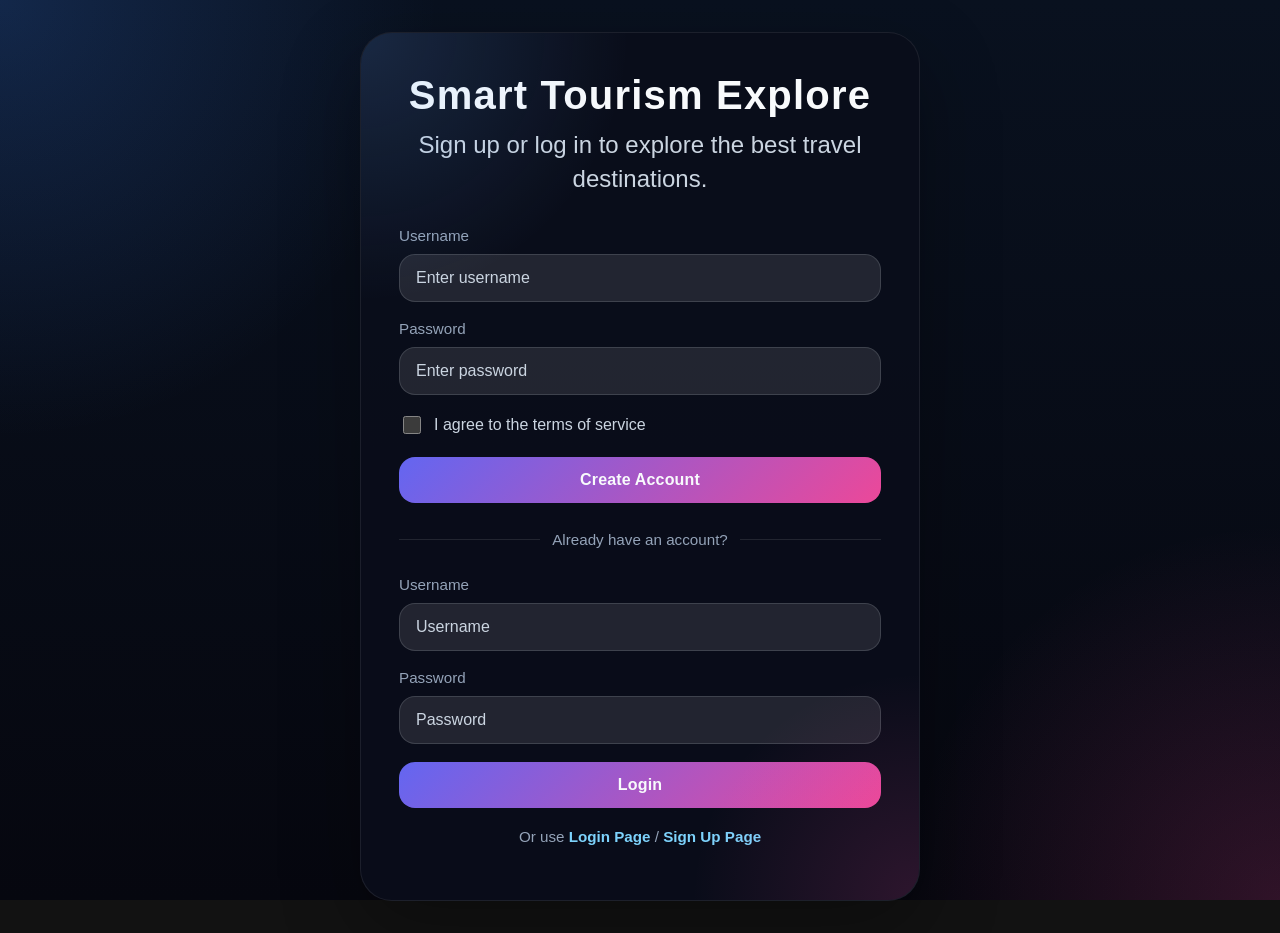
<file: index.html>
<!DOCTYPE html>
<html>

<head>
  <title>Smart Tourism</title>
  <link rel="stylesheet" href="style.css">
</head>

<body>

  <div class="auth-container">
    <div class="auth-box">
      <h1>Smart Tourism Explore</h1>
      <h2>Sign up or log in to explore the best travel destinations.</h2>

      <div class="form-group">
        <label for="regUser">Username</label>
        <input type="text" id="regUser" placeholder="Enter username">
      </div>
      <div class="form-group">
        <label for="regPass">Password</label>
        <input type="password" id="regPass" placeholder="Enter password">
      </div>
      <div class="check-row">
        <input type="checkbox" id="agree">
        <label for="agree">I agree to the terms of service</label>
      </div>
      <button onclick="register()">Create Account</button>

      <div class="separator">Already have an account?</div>

      <div class="form-group">
        <label for="loginUser">Username</label>
        <input type="text" id="loginUser" placeholder="Username">
      </div>
      <div class="form-group">
        <label for="loginPass">Password</label>
        <input type="password" id="loginPass" placeholder="Password">
      </div>
      <button onclick="login()">Login</button>

      <p class="auth-footer">Or use <a href="login.html">Login Page</a> / <a href="signup.html">Sign Up Page</a></p>
    </div>
  </div>

  <script src="script.js"></script>
</body>

</html>
</file>
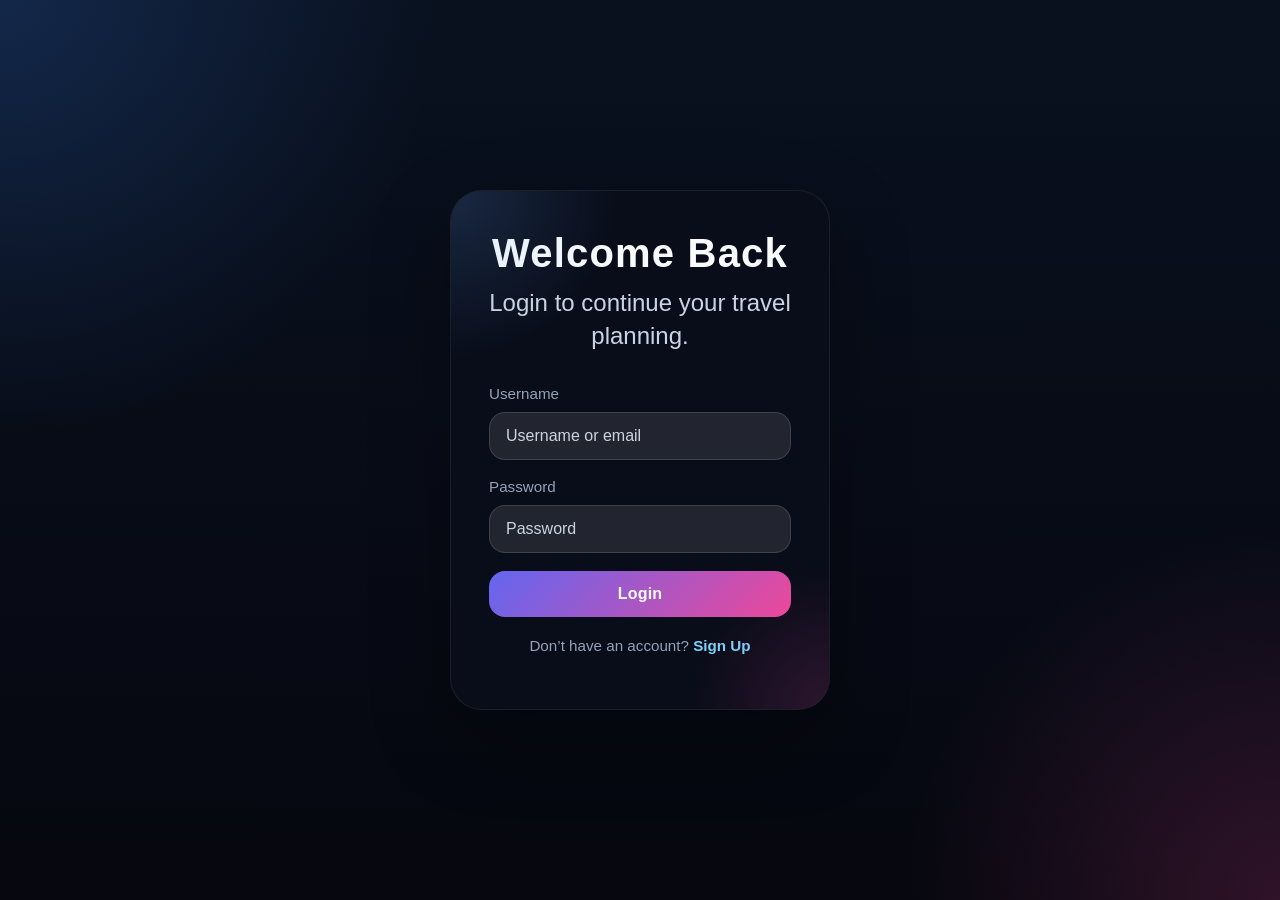
<file: login.html>
<!DOCTYPE html>
<html>

<head>
  <title>Login</title>
  <link rel="stylesheet" href="style.css">
</head>

<body>

  <div class="auth-container">
    <div class="auth-box auth-card">
      <h1>Welcome Back</h1>
      <h2>Login to continue your travel planning.</h2>

      <div class="form-group">
        <label for="loginUser">Username</label>
        <input type="text" id="loginUser" placeholder="Username or email">
      </div>
      <div class="form-group">
        <label for="loginPass">Password</label>
        <input type="password" id="loginPass" placeholder="Password">
      </div>

      <button onclick="login()">Login</button>

      <p class="auth-footer">
        Don’t have an account? <a href="signup.html">Sign Up</a>
      </p>
    </div>
  </div>

  <script src="script.js"></script>
</body>

</html>
</file>
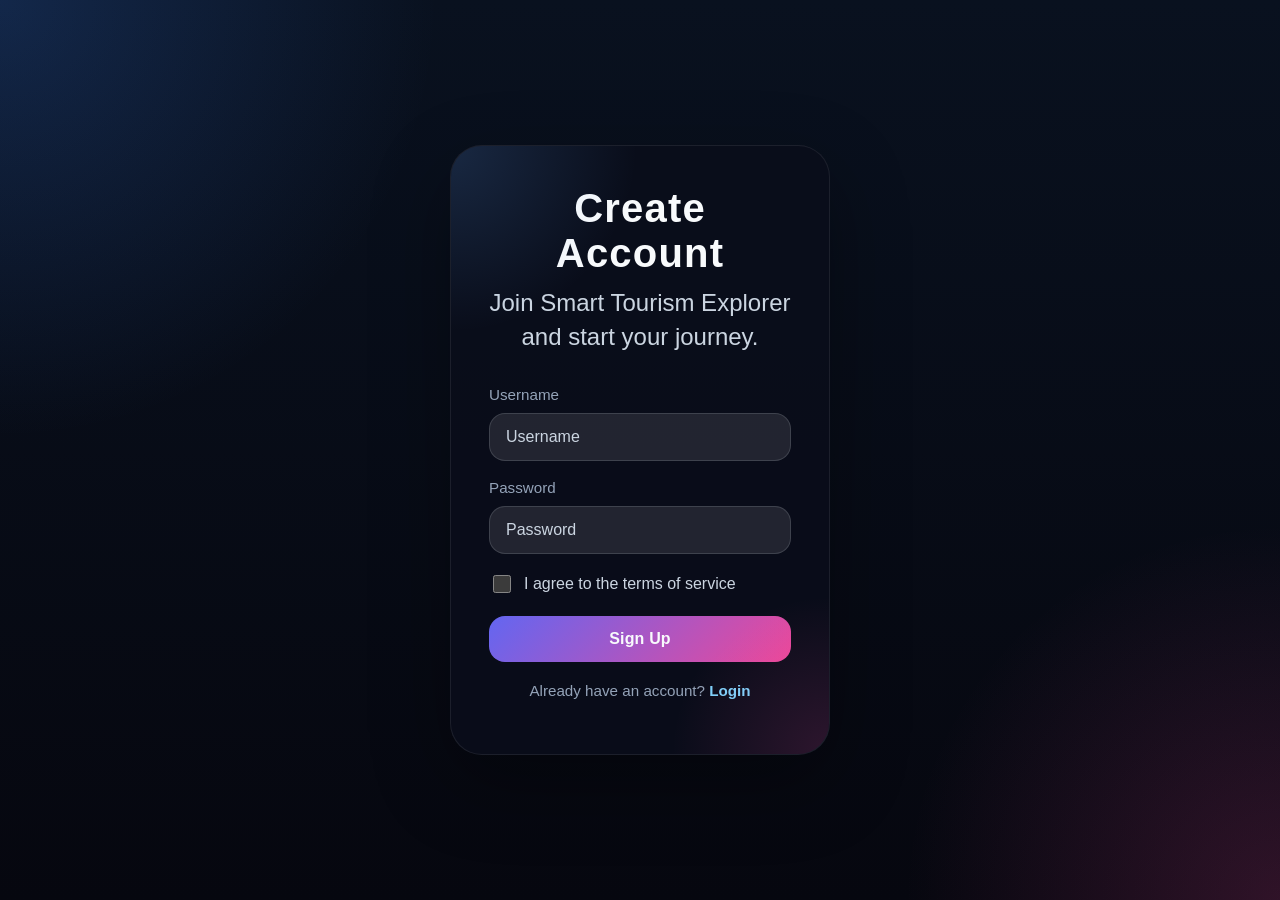
<file: signup.html>
<!DOCTYPE html>
<html>

<head>
  <title>Sign Up</title>
  <link rel="stylesheet" href="style.css">
</head>

<body>

  <div class="auth-container">
    <div class="auth-box auth-card">
      <h1>Create Account</h1>
      <h2>Join Smart Tourism Explorer and start your journey.</h2>

      <div class="form-group">
        <label for="regUser">Username</label>
        <input id="regUser" placeholder="Username">
      </div>
      <div class="form-group">
        <label for="regPass">Password</label>
        <input id="regPass" type="password" placeholder="Password">
      </div>

      <div class="check-row">
        <input type="checkbox" id="agree">
        <label for="agree">I agree to the terms of service</label>
      </div>

      <button onclick="register()">Sign Up</button>

      <p class="auth-footer">
        Already have an account? <a href="login.html">Login</a>
      </p>
    </div>
  </div>

  <script src="script.js"></script>
</body>

</html>
</file>
<file: style.css>
﻿:root{
  color-scheme: dark;
  font-family: 'Inter', Arial, sans-serif;
  font-size:16px;
}

*{
  box-sizing:border-box;
}

body{
  margin:0;
  min-height:100vh;
  color:#e2e8f0;
  background: radial-gradient(circle at top left, rgba(59,130,246,.2), transparent 28%),
              radial-gradient(circle at bottom right, rgba(236,72,153,.18), transparent 24%),
              linear-gradient(180deg, #09111f 0%, #06070f 100%);
  background-attachment: fixed;
}

a{
  color:#7dd3fc;
}

a:hover{
  color:#38bdf8;
}

button, input, select, textarea{
  font:inherit;
}

.auth-container{
  min-height:100vh;
  display:flex;
  align-items:center;
  justify-content:center;
  padding:32px;
}

.auth-box{
  width:min(560px,100%);
  background:rgba(10,14,27,.92);
  border:1px solid rgba(255,255,255,.08);
  border-radius:32px;
  padding:40px 38px;
  box-shadow:0 28px 80px rgba(0,0,0,.32);
  position:relative;
  overflow:hidden;
}

.auth-box::before{
  content:'';
  position:absolute;
  inset:0;
  background:radial-gradient(circle at top left, rgba(96,165,250,.18), transparent 26%),
              radial-gradient(circle at bottom right, rgba(236,72,153,.16), transparent 22%);
  pointer-events:none;
}

.auth-box h1{
  margin:0 0 10px;
  font-size:2.5rem;
  letter-spacing:0.03em;
  text-align:center;
  color:#f8fafc;
}

.auth-box h2{
  margin:0 0 32px;
  color:#cbd5e1;
  font-weight:500;
  text-align:center;
  line-height:1.4;
}

.auth-card{
  max-width:380px;
  margin-inline:auto;
}

.form-group{
  display:flex;
  flex-direction:column;
  gap:10px;
  margin-bottom:18px;
}

.form-group label{
  color:#94a3b8;
  font-size:0.95rem;
}

input{
  width:100%;
  border-radius:16px;
  border:1px solid rgba(226,232,240,.15);
  background:rgba(255,255,255,.1);
  color:#f8fafc;
  padding:14px 16px;
  outline:none;
  transition:0.2s ease;
}

input::placeholder{
  color:#cbd5e1;
}

input:focus{
  border-color:rgba(59,130,246,.65);
  box-shadow:0 0 0 4px rgba(59,130,246,.12);
  background:rgba(255,255,255,.14);
}

button{
  width:100%;
  padding:14px 16px;
  border:none;
  border-radius:16px;
  background:linear-gradient(135deg, #6366f1, #ec4899);
  color:#f8fafc;
  font-weight:700;
  letter-spacing:0.01em;
  cursor:pointer;
  transition:transform .2s ease, filter .2s ease;
}

button:hover{
  transform:translateY(-1px);
  filter:brightness(1.04);
}

.separator{
  display:flex;
  align-items:center;
  text-align:center;
  margin:28px 0;
  color:#94a3b8;
  font-size:0.95rem;
}

.separator::before,
.separator::after{
  content:'';
  flex:1;
  height:1px;
  background:rgba(255,255,255,.1);
}

.separator::before{
  margin-right:12px;
}

.separator::after{
  margin-left:12px;
}

.auth-footer{
  margin-top:20px;
  text-align:center;
  color:#94a3b8;
  font-size:0.95rem;
}

.auth-footer a{
  color:#7dd3fc;
  text-decoration:none;
  font-weight:600;
}

.check-row{
  display:flex;
  align-items:center;
  gap:10px;
  color:#cbd5e1;
  margin-bottom:20px;
}

.check-row input{
  width:18px;
  height:18px;
}

.sidebar{
  width:240px;
  height:100vh;
  background:rgba(8,12,23,.96);
  position:fixed;
  top:0;
  left:0;
  padding-top:28px;
  border-right:1px solid rgba(255,255,255,.06);
}

.sidebar h2{
  text-align:center;
  margin:0 0 18px;
  color:#f8fafc;
  font-size:1.1rem;
  letter-spacing:0.04em;
}

.sidebar ul{
  list-style:none;
  margin:0;
  padding:0;
}

.sidebar li{
  padding:16px 22px;
  cursor:pointer;
  color:#cbd5e1;
  transition:background .2s ease, color .2s ease;
}

.sidebar li:hover{
  background:rgba(96,165,250,.12);
  color:#fff;
}

.main{
  margin-left:250px;
  padding:34px;
  min-height:100vh;
  background:linear-gradient(180deg, rgba(9,20,38,.96), rgba(3,8,16,.96));
}

.title{
  font-size:3rem;
  margin-bottom:22px;
  font-weight:800;
  color:#f8fafc;
}

.card{
  width:100%;
  max-width:320px;
  display:inline-block;
  margin:12px;
  background:rgba(10,14,29,.95);
  border:1px solid rgba(255,255,255,.08);
  border-radius:24px;
  overflow:hidden;
  text-align:left;
  padding-bottom:18px;
  box-shadow:0 24px 60px rgba(0,0,0,.22);
  transition:transform .25s ease,box-shadow .25s ease;
}

.card:hover{
  transform:translateY(-6px);
  box-shadow:0 32px 80px rgba(0,0,0,.28);
}

.card img{
  width:100%;
  height:180px;
  object-fit:cover;
}

.card h3{
  margin:16px 16px 8px;
  color:#f8fafc;
}

.card p{
  margin:0 16px 14px;
  color:#cbd5e1;
  line-height:1.55;
}

.card a{
  display:inline-block;
  margin:0 16px 15px;
  color:#7dd3fc;
  text-decoration:none;
  font-weight:700;
}

.card a:hover{
  text-decoration:underline;
}

.report-box,
.profile-box{
  width:100%;
  max-width:760px;
  margin:auto;
  display:flex;
  flex-direction:column;
  gap:16px;
  padding:28px;
  background:rgba(10,14,29,.96);
  border:1px solid rgba(255,255,255,.08);
  border-radius:28px;
}

.report-box textarea,
.report-box button,
.profile-box input,
.profile-box select,
.profile-box input[type="file"]{
  width:100%;
  padding:14px 18px;
  border-radius:18px;
  border:1px solid rgba(255,255,255,.12);
  background:rgba(255,255,255,.08);
  color:#f8fafc;
}

.report-box textarea{
  resize:none;
  min-height:160px;
}

.report-box button{
  max-width:240px;
  align-self:center;
  background:linear-gradient(135deg, #6366f1, #ec4899);
  border:none;
  cursor:pointer;
}

.profile-box input,
.profile-box select,
.profile-box input[type="file"]{
  max-width:100%;
}

.profile-box input[type="file"]{
  color:#f8fafc;
}

@media (max-width: 820px) {
  .sidebar { width:100%; height:auto; position:relative; border-right:none; }
  .main { margin-left:0; padding:24px; }
  .card { max-width:100%; }
  .auth-box { padding:32px 24px; }
}
</file>
